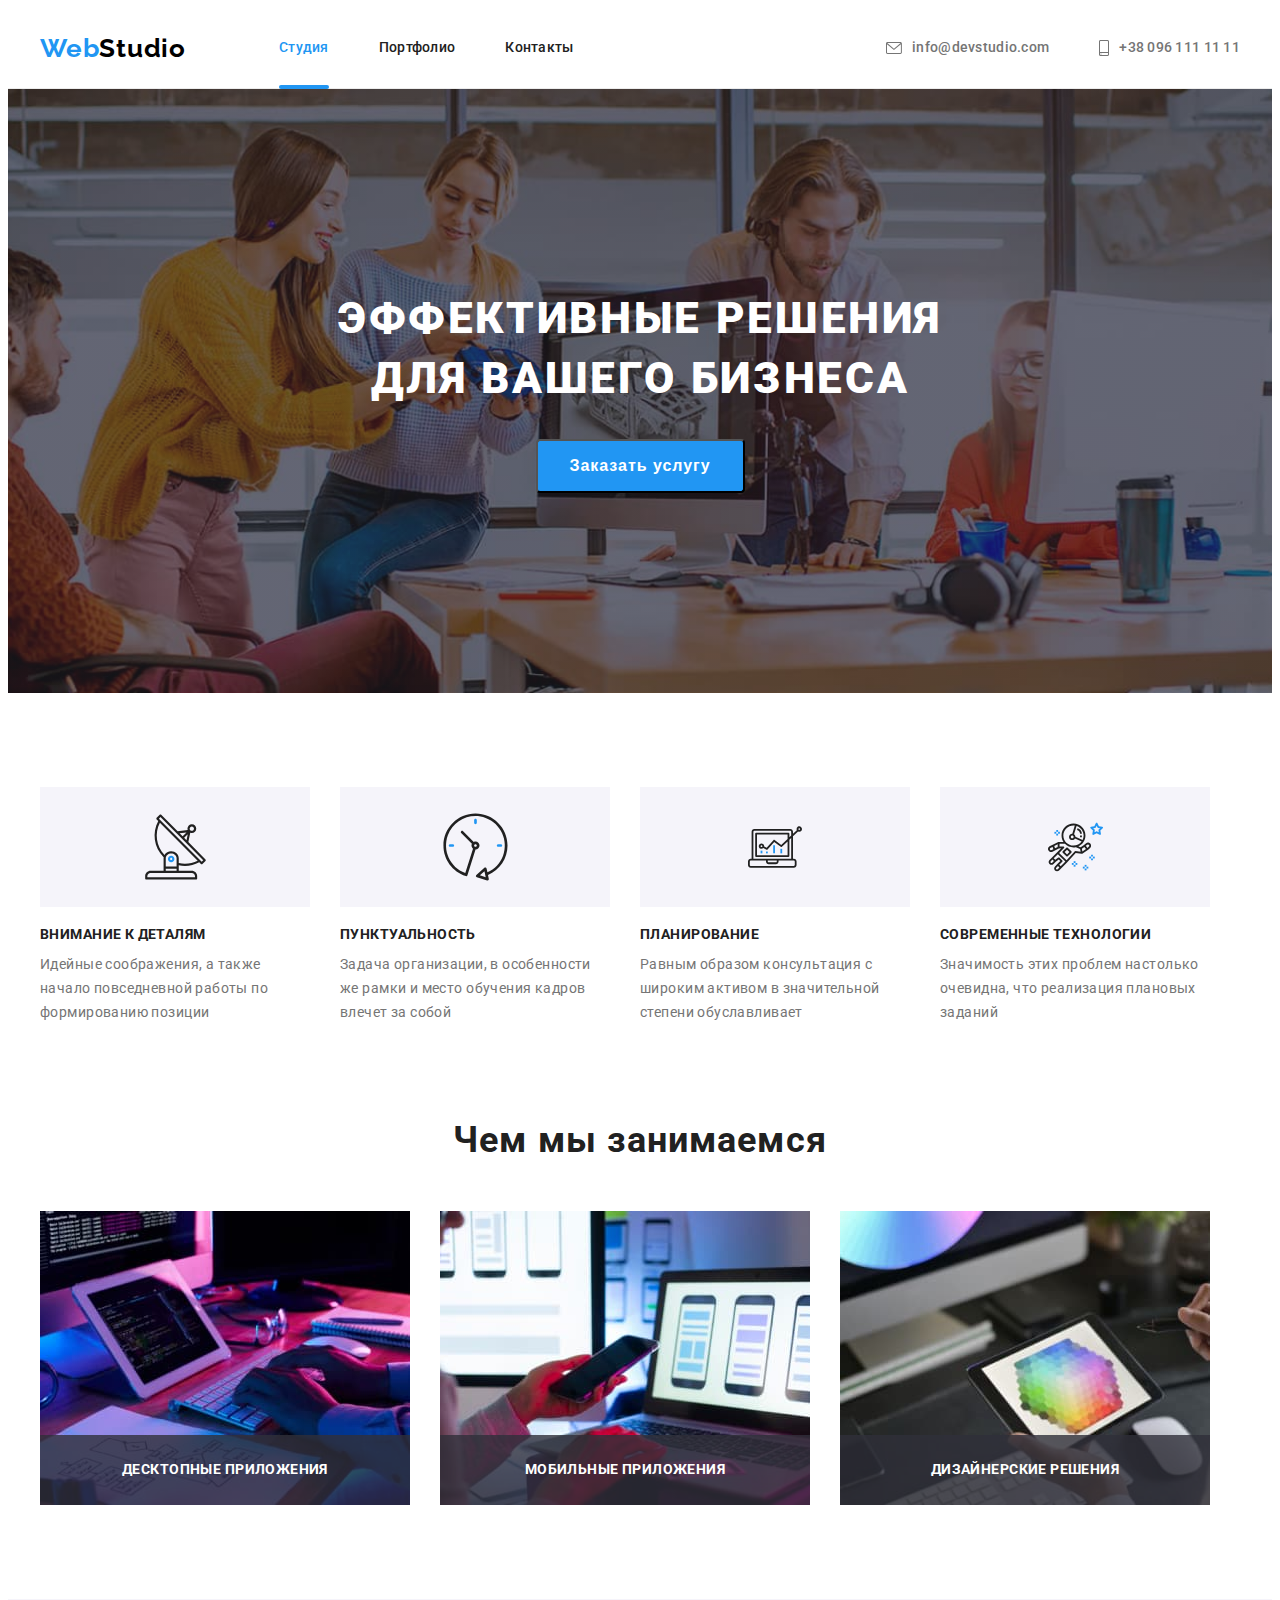
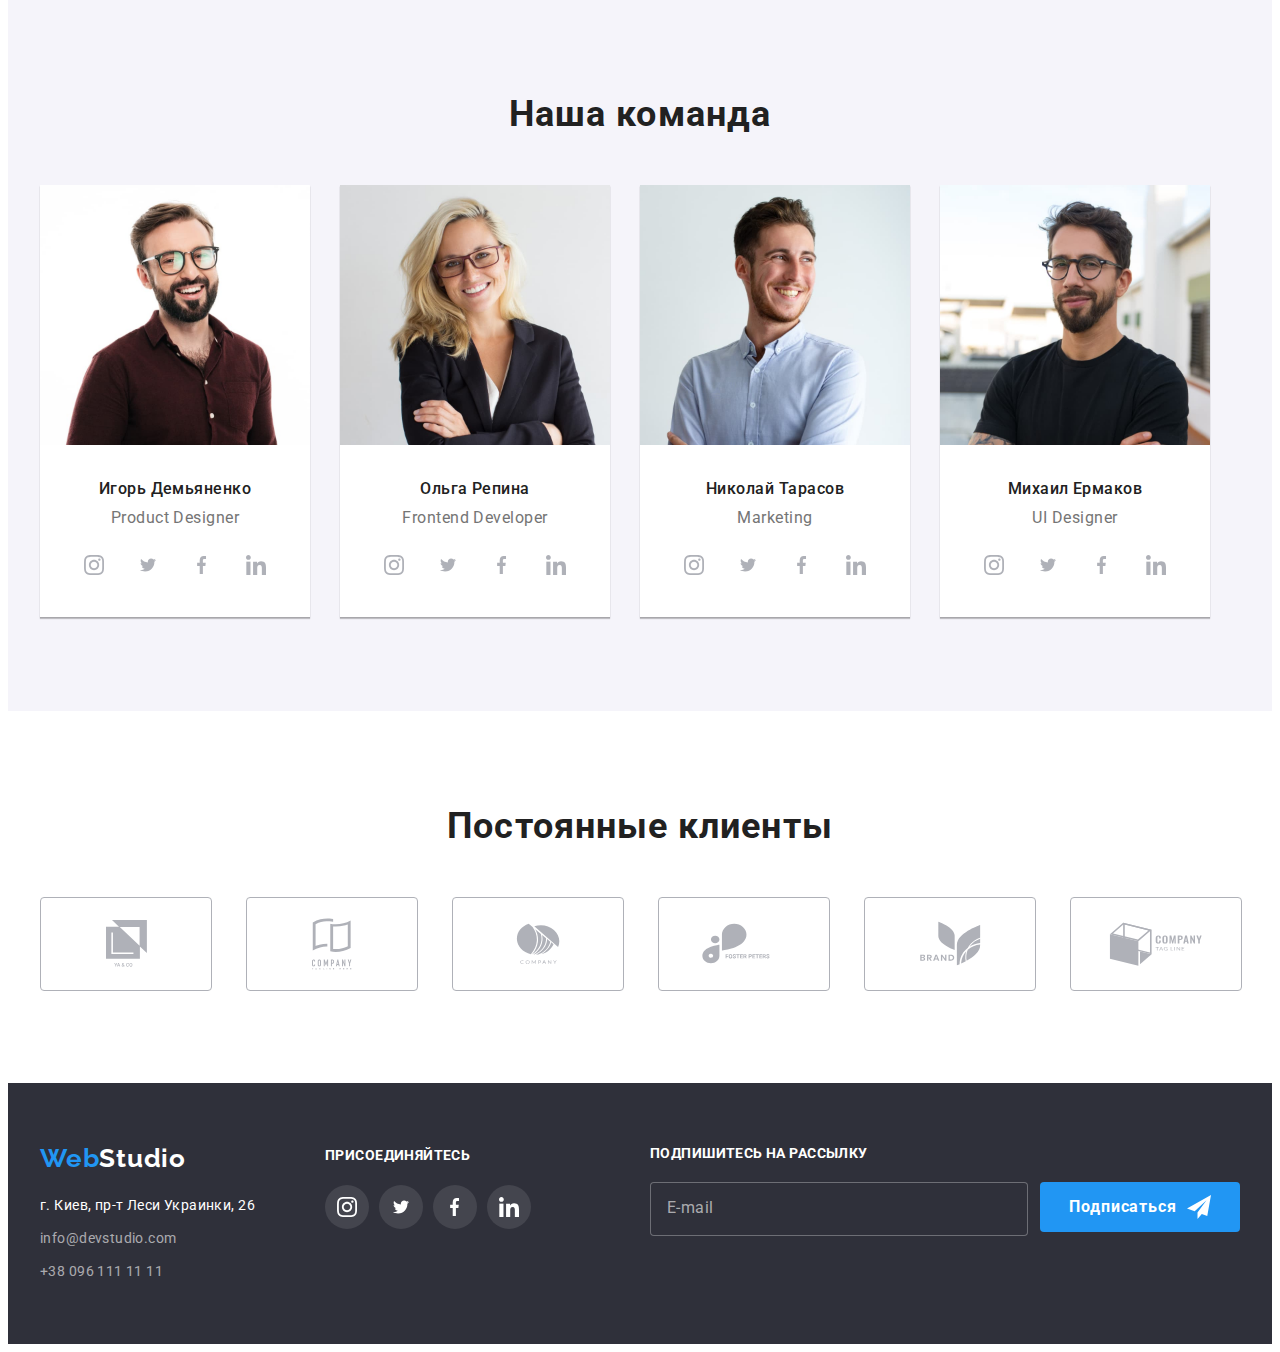
<file: index.html>
<!DOCTYPE html>
<html lang="ru">

<head>
    <meta charset="UTF-8">
    <meta http-equiv="X-UA-Compatible" content="IE=edge">
    <meta name="viewport" content="width=device-width, initial-scale=1.0">
    <title>Web Studio</title>
    <link rel="preconnect" href="https://fonts.googleapis.com">
    <link rel="preconnect" href="https://fonts.gstatic.com" crossorigin>
    <link
        href="https://fonts.googleapis.com/css2?family=Raleway:wght@700&family=Roboto:wght@400;500;700;900&display=swap"
        rel="stylesheet">
    <link rel="stylesheet" href="https://cdnjs.cloudflare.com/ajax/libs/modern-normalize/1.1.0/modern-normalize.min.css"
        integrity="sha512-wpPYUAdjBVSE4KJnH1VR1HeZfpl1ub8YT/NKx4PuQ5NmX2tKuGu6U/JRp5y+Y8XG2tV+wKQpNHVUX03MfMFn9Q=="
        crossorigin="anonymous" referrerpolicy="no-referrer" />
    <link rel="stylesheet" href="./css/styles.css">
</head>

<body>
    <header class="header">
        <div class="container">
            <nav class="header-navigation">
                <a href="./index.html" lang="en" class="logo link">
                    <span class="logo-web">Web</span><span class="header-logo-studio">Studio</span>
                </a>

                <ul class="header-list list">
                    <li class="header-item"><a href="./index.html" class="header-link link current">Студия</a></li>
                    <li class="header-item"><a href="./portfolio.html" class="header-link link">Портфолио</a></li>
                    <li class="header-item"><a href=" " class="header-link link">Контакты</a></li>
                </ul>
            </nav>

            <ul class="header-contacts list">
                <li class="header-item-mail">
                    <a href="mailto:info@devstudio.com" class="contacts-link link">
                        <svg class="contacts-icon" width="16" height="12">
                            <use href="./images/sprite.svg#icon-envelope"></use>
                        </svg>
                        info@devstudio.com</a></li>
                <li class="header-item-tel">
                    <a href="tel:+380961111111" class="contacts-link link">
                        <svg class="contacts-icon" width="10" height="16">
                            <use href="./images/sprite.svg#icon-smartphone"></use>
                        </svg>
                        +38 096 111 11 11
                    </a>
                </li>
            </ul>
        </div>
    </header>
    <main>
        <section class="hero">
            <div class="container">
                <h1 class="hero-title">Эффективные решения <br>для вашего бизнеса</h1>
                <button type="button" class="hero-button btn" data-modal-open>Заказать услугу</button>
            </div>
        </section>

        <section class="section">
            <div class="container">
                <h2 class="visually-hidden">Наши преимущества</h2>
                <ul class="features-list list">
                    <li class="feature-item">
                        <div class="feature-icon">
                            <svg class="antenna" width="65" height="70">
                                <use href="./images/sprite.svg#icon-antenna"></use>
                            </svg>
                        </div>
                        <h3 class="features-title">Внимание к деталям</h3>
                        <p class="description">Идейные соображения, а также начало повседневной работы по формированию
                            позиции</p>
                    </li>
                    <li class="feature-item">
                        <div class="feature-icon">
                            <svg class="clock" width="67" height="70">
                                <use href="./images/sprite.svg#icon-clock"></use>
                            </svg>
                        </div>
                        <h3 class="features-title">Пунктуальность</h3>
                        <p class="description">Задача организации, в особенности же рамки и место обучения кадров влечет
                            за
                            собой</p>
                    </li>
                    <li class="feature-item">
                        <div class="feature-icon">
                            <svg class="diagram" width="70" height="54">
                                <use href="./images/sprite.svg#icon-diagram"></use>
                            </svg>
                        </div>
                        <h3 class="features-title">Планирование</h3>
                        <p class="description">Равным образом консультация с широким активом в значительной степени
                            обуславливает</p>
                    </li>
                    <li class="feature-item">
                        <div class="feature-icon">
                            <svg class="astronaut" width="55" height="60">
                                <use href="./images/sprite.svg#icon-astronaut"></use>
                            </svg>
                        </div>
                        <h3 class="features-title">Современные технологии</h3>
                        <p class="description">Значимость этих проблем настолько очевидна, что реализация плановых
                            заданий
                        </p>
                    </li>
                </ul>
            </div>
        </section>

        <section class="section operations-section">
            <div class="container">
                <h2 class="section-title">Чем мы занимаемся</h2>
                <ul class="list operations-list">
                    <li class="operations-item">
                        <img class="operations-image" src="./images/001.jpg" alt="процесс верстки веб страницы"/>
                        <p class="operations-text">десктопные приложения</p>
                    </li>
                    <li class="operations-item">
                        <img class="operations-image" src="./images/002.jpg" alt="дизайнер производит макет"/>
                        <p class="operations-text">мобильные приложения</p>
                    </li>
                    <li class="operations-item">
                        <img class="operations-image" src="./images/003.jpg" alt="подбор дизайнером необходимого цвета"/>
                        <p class="operations-text">дизайнерские решения</p>
                    </li>
                </ul>
            </div>
        </section>

        <section class="section employee-section">
            <div class="container">
                <h2 class="section-title">Наша команда</h2>
                <ul class="list employee-list">
                    <li class="personal-information">
                        <img class="employee-photo" src="./images/Demyanenko.jpg" alt="фото Игоря  Демьяненко"
                            width="270" />
                        <div class="employee-container">
                            <h3 class="employee">Игорь Демьяненко</h3>
                            <p class="profession">Product Designer</p>
                            <ul class="socials-list list">
                                <li class="socials-item">
                                    <a href="" class="socials-link">
                                        <svg class="instagram soc-icon" width="20" height="20">
                                            <use href="./images/sprite.svg#icon-instagram"></use>
                                        </svg>
                                    </a>
                                </li>
                                <li class="socials-item">
                                    <a href="" class="socials-link">
                                        <svg class="twitter soc-icon" width="20" height="16">
                                            <use href="./images/sprite.svg#icon-twitter"></use>
                                        </svg>
                                    </a>
                                </li>
                                <li class="socials-item">
                                    <a href="" class="socials-link">
                                        <svg class="facebook soc-icon" width="10" height="20">
                                            <use href="./images/sprite.svg#icon-facebook"></use>
                                        </svg>
                                    </a>
                                </li>
                                <li class="socials-item">
                                    <a href="" class="socials-link">
                                        <svg class="linkedin soc-icon" width="20" height="20">
                                            <use href="./images/sprite.svg#icon-linkedin"></use>
                                        </svg>
                                    </a>
                                </li>
                            </ul>
                        </div>
                    </li>
                    <li class="personal-information">
                        <img class="employee-photo" src="./images/Repina.jpg" alt="фото Ольги Репиной" width="270" />
                        <div class="employee-container">
                            <h3 class="employee">Ольга Репина</h3>
                            <p class="profession">Frontend Developer</p>
                            <ul class="socials-list list">
                                <li class="socials-item">
                                    <a href="" class="socials-link">
                                        <svg class="instagram soc-icon" width="20" height="20">
                                            <use href="./images/sprite.svg#icon-instagram"></use>
                                        </svg>
                                    </a>
                                </li>
                                <li class="socials-item">
                                    <a href="" class="socials-link">
                                        <svg class="twitter soc-icon" width="20" height="16">
                                            <use href="./images/sprite.svg#icon-twitter"></use>
                                        </svg>
                                    </a>
                                </li>
                                <li class="socials-item">
                                    <a href="" class="socials-link">
                                        <svg class="facebook soc-icon" width="10" height="20">
                                            <use href="./images/sprite.svg#icon-facebook"></use>
                                        </svg>
                                    </a>
                                </li>
                                <li class="socials-item">
                                    <a href="" class="socials-link">
                                        <svg class="linkedin soc-icon" width="20" height="20">
                                            <use href="./images/sprite.svg#icon-linkedin"></use>
                                        </svg>
                                    </a>
                                </li>
                            </ul>
                        </div>
                    </li>
                    <li class="personal-information">
                        <img class="employee-photo" src="./images/Tarasov.jpg" alt="фото Николая Тарасова"
                            width="270" />
                        <div class="employee-container">
                            <h3 class="employee">Николай Тарасов</h3>
                            <p class="profession">Marketing</p>
                            <ul class="socials-list list">
                                <li class="socials-item">
                                    <a href="" class="socials-link">
                                        <svg class="instagram soc-icon" width="20" height="20">
                                            <use href="./images/sprite.svg#icon-instagram"></use>
                                        </svg>
                                    </a>
                                </li>
                                <li class="socials-item">
                                    <a href="" class="socials-link">
                                        <svg class="twitter soc-icon" width="20" height="16">
                                            <use href="./images/sprite.svg#icon-twitter"></use>
                                        </svg>
                                    </a>
                                </li>
                                <li class="socials-item">
                                    <a href="" class="socials-link">
                                        <svg class="facebook soc-icon" width="10" height="20">
                                            <use href="./images/sprite.svg#icon-facebook"></use>
                                        </svg>
                                    </a>
                                </li>
                                <li class="socials-item">
                                    <a href="" class="socials-link">
                                        <svg class="linkedin soc-icon" width="20" height="20">
                                            <use href="./images/sprite.svg#icon-linkedin"></use>
                                        </svg>
                                    </a>
                                </li>
                            </ul>
                        </div>
                    </li>
                    <li class="personal-information">
                        <img class="employee-photo" src="./images/Ermakov.jpg" alt="фото Михаила Ермакова"
                            width="270" />
                        <div class="employee-container">
                            <h3 class="employee">Михаил Ермаков</h3>
                            <p class="profession">UI Designer</p>
                            <ul class="socials-list list">
                                <li class="socials-item">
                                    <a href="" class="socials-link">
                                        <svg class="instagram soc-icon" width="20" height="20">
                                            <use href="./images/sprite.svg#icon-instagram"></use>
                                        </svg>
                                    </a>
                                </li>
                                <li class="socials-item">
                                    <a href="" class="socials-link">
                                        <svg class="twitter soc-icon" width="20" height="16">
                                            <use href="./images/sprite.svg#icon-twitter"></use>
                                        </svg>
                                    </a>
                                </li>
                                <li class="socials-item">
                                    <a href="" class="socials-link">
                                        <svg class="facebook soc-icon" width="10" height="20">
                                            <use href="./images/sprite.svg#icon-facebook"></use>
                                        </svg>
                                    </a>
                                </li>
                                <li class="socials-item">
                                    <a href="" class="socials-link">
                                        <svg class="linkedin soc-icon" width="20" height="20">
                                            <use href="./images/sprite.svg#icon-linkedin"></use>
                                        </svg>
                                    </a>
                                </li>
                            </ul>
                        </div>
                    </li>
                </ul>
            </div>
        </section>

        <section class="section">
            <div class="container">
                <h2 class="section-title">Постоянные клиенты</h2>
                <ul class="clients-list list">
                    <li class="clients-item">
                        <a class="clients-link" href="">
                            <svg class="company" width="41" height="47">
                                <use href="./images/sprite.svg#icon-company01"></use>
                            </svg>
                        </a>
                    </li>
                    <li class="clients-item">
                        <a class="clients-link" href="">
                            <svg class="company" width="40" height="52">
                                <use href="./images/sprite.svg#icon-company02"></use>
                            </svg>
                        </a>
                    </li>
                    <li class="clients-item">
                        <a class="clients-link" href="">
                            <svg class="company" width="44" height="41">
                                <use href="./images/sprite.svg#icon-company03"></use>
                            </svg>
                        </a>
                    </li>
                    <li class="clients-item">
                        <a class="clients-link" href="">
                            <svg class="company" width="84" height="41">
                                <use href="./images/sprite.svg#icon-company04"></use>
                            </svg>
                        </a>
                    </li>
                    <li class="clients-item">
                        <a class="clients-link" href="">
                            <svg class="company" width="63" height="45">
                                <use href="./images/sprite.svg#icon-company05"></use>
                            </svg>
                        </a>
                    </li>
                    <li class="clients-item">
                        <a class="clients-link" href="">
                            <svg class="company" width="94" height="44">
                                <use href="./images/sprite.svg#icon-company06"></use>
                            </svg>
                        </a>
                    </li>

                </ul>
            </div>
        </section>
    </main>
    
    <footer class="footer">
        <div class="container footer-flex">
            <div class="footer-info">
                <a href="./index.html" lang="en" class="logo link">
                    <span class="logo-web">Web</span><span class="footer-logo-studio">Studio</span>
                </a>
                <address class="address">г. Киев, пр-т Леси Украинки, 26</address>
                <ul class="contact-list list">
                    <li class="contact-item"><a href="mailto:info@devstudio.com"
                            class="footer-mail link">info@devstudio.com</a></li>
                    <li class="contact-item"><a href="tel:+380961111111" class="footer-tel link">+38 096 111 11 11</a></li>
                </ul>
            </div>
            
            <div class="footer-soc">
                <h3 class="footer-soc-title"><strong class="footer-strong">Присоединяйтесь</strong></h3>
                <ul class="socials-list list">
                    <li class="socials-item">
                        <a href="" class="socials-link">
                            <svg class="instagram soc-icon" width="20" height="20">
                                <use href="./images/sprite.svg#icon-instagram"></use>
                            </svg>
                        </a>
                    </li>
                    <li class="socials-item">
                        <a href="" class="socials-link">
                            <svg class="twitter soc-icon" width="20" height="16">
                                <use href="./images/sprite.svg#icon-twitter"></use>
                            </svg>
                        </a>
                    </li>
                    <li class="socials-item">
                        <a href="" class="socials-link">
                            <svg class="facebook soc-icon" width="10" height="20">
                                <use href="./images/sprite.svg#icon-facebook"></use>
                            </svg>
                        </a>
                    </li>
                    <li class="socials-item">
                        <a href="" class="socials-link">
                            <svg class="linkedin soc-icon" width="20" height="20">
                                <use href="./images/sprite.svg#icon-linkedin"></use>
                            </svg>
                        </a>
                    </li>
                </ul>
            </div>

            <form class="footer-form">
                <label class="footer-label"><strong class="footer-strong">подпишитесь на рассылку</strong></label> 
                    <div class="footer-flex">
                        <input class="footer-input" type="email" name="e-mail" placeholder="E-mail" />
                        <button class="footer-button btn" type="submit">
                            Подписаться
                            <svg class="footer-svg" width="24" height="24">
                                <use href="./images/sprite.svg#icon-footer"></use>
                            </svg>
                        </button>
                    </div>    
            </form>
        </div>
    </footer>

    <div class="backdrop is-hidden" data-modal>
        <div class="modal"> 
            <button type="button" class="modal-button-close btn" data-modal-close>
                <svg class="modal-close" width="18" height="18"> 
                    <use href="./images/sprite.svg#icon-close"></use>
                </svg>
            </button>
              
            
            <form class="modal-form">
                <b class="modal-title">Оставьте свои данные, мы вам перезвоним</b>
                <div class="modal-container">
                    <label class="modal-name" for="name">Имя</label>
                    <div class="input-svg">
                        <input class="modal-input" type="text" name="name" id="name"/>
                        <svg class="modal-icon">
                            <use href="./images/sprite.svg#icon-person"></use>
                        </svg>
                    </div>
                </div>

                <div class="modal-container">
                    <label class="modal-tel" for="tel">Телефон</label>
                    <div class="input-svg">
                        <input class="modal-input" type="tel" name="tel" id="tel"/>
                        <svg class="modal-icon">
                            <use href="./images/sprite.svg#icon-phone-modal"></use>
                        </svg>
                    </div>
                </div>  

                <div class="modal-container">
                    <label class="modal-email" for="email">Почта</label>
                    <div class="input-svg">
                        <input class="modal-input" type="email" name="email" id="email"/>
                        <svg class="modal-icon">
                            <use href="./images/sprite.svg#icon-email-modal"></use>
                        </svg>
                    </div>
                </div>

                <div class="textarea-container">
                    <label class="modal-comment" for="comment">Комментарий</label>
                    <textarea class="textarea" name="comment" id="comment" placeholder="Введите текст"></textarea>
                </div>

                <div class="checkbox-container">
                    <input class="checkbox-input visually-hidden" type="checkbox" name="agreement" value="yes" id="agreement"> 
                    <label class="checkbox-text" for="agreement">
                        <span class="checkbox-span">
                            <svg class="checkbox-icon" width="15" height="12">
                                <use href="./images/sprite.svg#icon-vector"></use>
                            </svg>
                        </span>
                        Соглашаюсь с рассылкой и принимаю <a class="conditions">Условия договора</a>
                    </label>
                    
                    
                </div>

                <button class="modal-button btn" type="submit">Отправить</button>
            </form>
      </div>
    </div>

    <script src="./js/modal.js"></script>

</body>
</html>
</file>
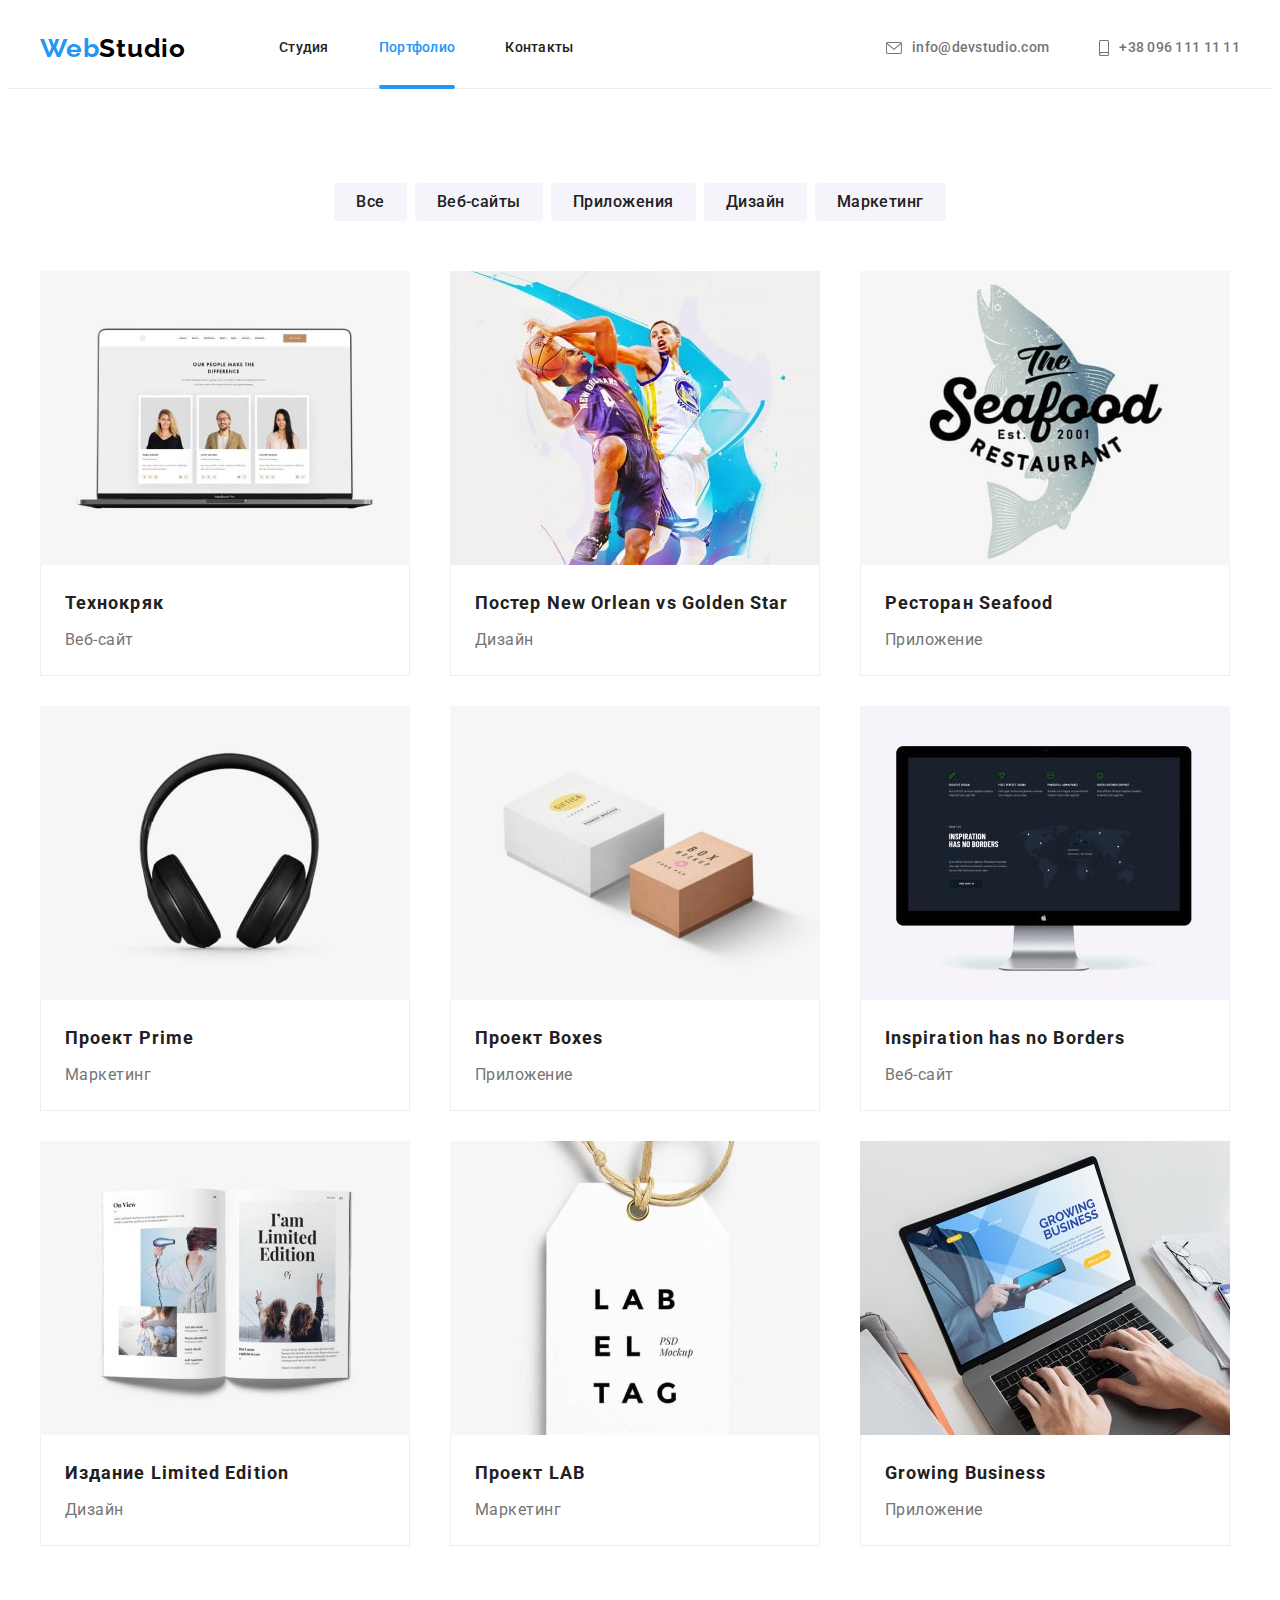
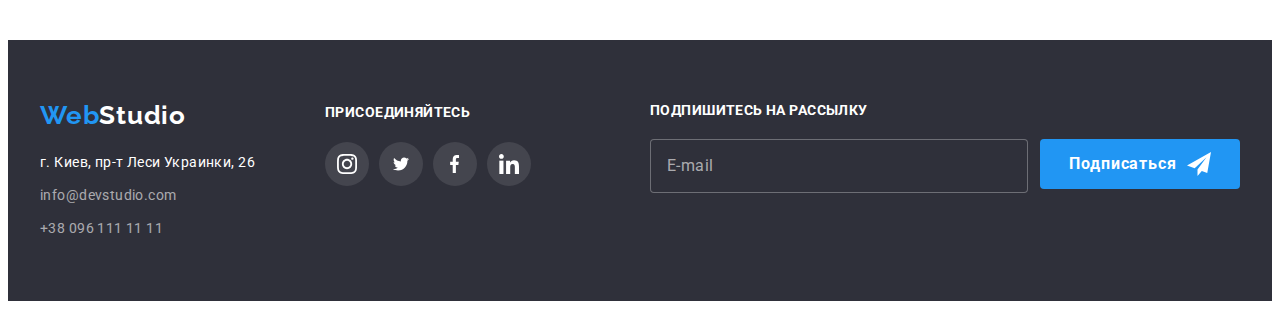
<file: portfolio.html>
<!DOCTYPE html>
<html lang="ru">

<head>
    <meta charset="UTF-8">
    <meta http-equiv="X-UA-Compatible" content="IE=edge">
    <meta name="viewport" content="width=device-width, initial-scale=1.0">
    <title>Web Studio</title>
    <link
        href="https://fonts.googleapis.com/css2?family=Raleway:wght@700&family=Roboto:wght@400;500;700;900&display=swap"
        rel="stylesheet">
    <link rel="stylesheet" href="https://cdnjs.cloudflare.com/ajax/libs/modern-normalize/1.1.0/modern-normalize.min.css"
        integrity="sha512-wpPYUAdjBVSE4KJnH1VR1HeZfpl1ub8YT/NKx4PuQ5NmX2tKuGu6U/JRp5y+Y8XG2tV+wKQpNHVUX03MfMFn9Q=="
        crossorigin="anonymous" referrerpolicy="no-referrer" />
    <link rel="stylesheet" href="./css/styles.css">
</head>

<body>
    <header class="header">
        <div class="container">
            <nav class="header-navigation">
                <a href="./index.html" lang="en" class="logo link">
                    <span class="logo-web">Web</span><span class="header-logo-studio">Studio</span>
                </a>
    
                <ul class="header-list list">
                    <li class="header-item"><a href="./index.html" class="header-link link">Студия</a></li>
                    <li class="header-item"><a href="./portfolio.html" class="header-link link current">Портфолио</a></li>
                    <li class="header-item"><a href=" " class="header-link link">Контакты</a></li>
                </ul>
            </nav>
    
            <ul class="header-contacts list">
                <li class="header-item-mail">
                    <a href="mailto:info@devstudio.com" class="contacts-link link">
                        <svg class="contacts-icon" width="16" height="12">
                            <use href="./images/sprite.svg#icon-envelope"></use>
                        </svg>
                        info@devstudio.com</a>
                </li>
                <li class="header-item-tel">
                    <a href="tel:+380961111111" class="contacts-link link">
                        <svg class="contacts-icon" width="10" height="16">
                            <use href="./images/sprite.svg#icon-smartphone"></use>
                        </svg>
                        +38 096 111 11 11
                    </a>
                </li>
            </ul>
        </div>
    </header>

    <main>
        <section class="portfolio section">
            <div class="container">
                <h1 class="visually-hidden">Наши работы</h1>
                <ul class="portfolio-list list">
                    <li class="portfolio-item"><button type="button" class="portfolio-button btn">Все</button></li>
                    <li class="portfolio-item"><button type="button" class="portfolio-button btn">Веб-сайты</button>
                    </li>
                    <li class="portfolio-item"><button type="button" class="portfolio-button btn">Приложения</button>
                    </li>
                    <li class="portfolio-item"><button type="button" class="portfolio-button btn">Дизайн</button></li>
                    <li class="portfolio-item"><button type="button" class="portfolio-button btn">Маркетинг</button>
                    </li>
                </ul>

                <ul class="projects list">
                    <li class="project-item">
                        <a class="project-link link" href="">
                            <div class="overlay">
                                <img class="project-img" src="./images/Технокряк.jpg" alt="открыт веб сайт на мониторе" width="370" />
                                <div class="overlay-text">Технокряк это современная площадка распространения коронавируса. Компании используют эту платформу для цифрового
                                 шпионажа и атак на защищённые сервера конкурентов. </div>
                            </div>

                            <div class="project-container">
                                <h2 class="project-title">Технокряк</h2>
                                <p class="project-type">Веб-сайт</p>
                            </div>
                        </a>
                    </li>
                    <li class="project-item">
                        <a class="project-link link" href="">
                            <div class="overlay">
                                <img class="project-img" src="./images/ПостерNewOrleanvsGoldenStar.jpg"
                                alt="постер с игроками НБА" width="370" />
                                <div class="overlay-text">Технокряк это современная площадка распространения коронавируса. Компании используют эту платформу для цифрового шпионажа и атак на защищённые сервера конкурентов. </div>
                            </div>
                            
                            <div class="project-container">
                                <h2 class="project-title">Постер New Orlean vs Golden Star</h2>
                                <p class="project-type">Дизайн</p>
                            </div>
                        </a>
                    </li>
                    <li class="project-item">
                        <a class="project-link link" href="">
                            <div class="overlay">
                                <img class="project-img" src="./images/РесторанSeafood.jpg" alt="логотип ресторана"
                                width="370" />
                                <div class="overlay-text">Технокряк это современная площадка распространения коронавируса. Компании используют эту платформу для цифрового шпионажа и атак на защищённые сервера конкурентов. </div>
                            </div>
                            
                            <div class="project-container">
                                <h2 class="project-title">Ресторан Seafood</h2>
                                <p class="project-type">Приложение</p>
                            </div>
                        </a>
                    </li>
                    <li class="project-item">
                        <a class="project-link link" href="">
                            <div class="overlay">
                                <img class="project-img" src="./images/ПроектPrime.jpg" alt="наушники" width="370" />
                                <div class="overlay-text">Технокряк это современная площадка распространения коронавируса. Компании используют эту платформу для цифрового шпионажа и атак на защищённые сервера конкурентов. </div>
                            </div>
                            
                            <div class="project-container">
                                <h2 class="project-title">Проект Prime</h2>
                                <p class="project-type">Маркетинг</p>
                            </div>
                        </a>    
                    </li>
                    <li class="project-item">
                        <a class="project-link link" href="">
                            <div class="overlay">
                                <img class="project-img" src="./images/ПроектBoxes.jpg" alt="упаковочные коробки" width="370" />
                                <div class="overlay-text">Технокряк это современная площадка распространения коронавируса. Компании используют эту платформу для цифрового шпионажа и атак на защищённые сервера конкурентов.</div>
                            </div>
                            
                            <div class="project-container">
                                <h2 class="project-title">Проект Boxes</h2>
                                <p class="project-type">Приложение</p>
                            </div>
                        </a>
                    </li>
                    <li class="project-item">
                        <a class="project-link link" href="">
                            <div class="overlay">
                                <img class="project-img" src="./images/InspirationHasNoBorders.jpeg" alt="веб сайт на мониторе"
                                width="370" />
                                <div class="overlay-text">Технокряк это современная площадка распространения коронавируса. Компании используют эту платформу для цифрового шпионажа и атак на защищённые сервера конкурентов.</div>
                            </div>
                            
                            <div class="project-container">
                                <h2 class="project-title">Inspiration has no Borders</h2>
                                <p class="project-type">Веб-сайт</p>
                            </div>
                        </a>
                    </li>
                    <li class="project-item">
                        <a class="project-link link" href="">
                            <div class="overlay">
                                <img class="project-img" src="./images/LimitedEdition.jpeg" alt="страницы с фотографиями"
                                width="370" />
                                <div class="overlay-text">Технокряк это современная площадка распространения коронавируса. Компании используют эту платформу для цифрового шпионажа и атак на защищённые сервера конкурентов.</div>
                            </div>
                            
                            <div class="project-container">
                                <h2 class="project-title">Издание Limited Edition</h2>
                                <p class="project-type">Дизайн</p>
                            </div>
                        </a>
                    </li>
                    <li class="project-item">
                        <a class="project-link link" href="">
                            <div class="overlay">
                                <img class="project-img" src="./images/ПроектLAB.jpeg" alt="бирка с логотипом" width="370" />
                                <div class="overlay-text">Технокряк это современная площадка распространения коронавируса. Компании используют эту платформу для цифрового шпионажа и атак на защищённые сервера конкурентов.</div>
                            </div>
                            
                            <div class="project-container">
                                <h2 class="project-title">Проект LAB</h2>
                                <p class="project-type">Маркетинг</p>
                            </div>
                        </a>
                    </li>
                    <li class="project-item">
                        <a class="project-link link" href="">
                            <div class="overlay">
                                <img class="project-img" src="./images/GrowingBusiness.jpeg" alt="открыт сайт на ноутбуке"
                                width="370" />
                                <div class="overlay-text">Технокряк это современная площадка распространения коронавируса. Компании используют эту платформу для цифрового шпионажа и атак на защищённые сервера конкурентов.</div>
                            </div>
                            
                            <div class="project-container">
                                <h2 class="project-title">Growing Business</h2>
                                <p class="project-type">Приложение</p>
                            </div>
                        </a>
                    </li>
                </ul>
            </div>
        </section>
    </main>

    <footer class="footer">
        <div class="container footer-flex">
            <div class="footer-info">
                <a href="./index.html" lang="en" class="logo link">
                    <span class="logo-web">Web</span><span class="footer-logo-studio">Studio</span>
                </a>
                <address class="address">г. Киев, пр-т Леси Украинки, 26</address>
                <ul class="contact-list list">
                    <li class="contact-item"><a href="mailto:info@devstudio.com"
                            class="footer-mail link">info@devstudio.com</a></li>
                    <li class="contact-item"><a href="tel:+380961111111" class="footer-tel link">+38 096 111 11 11</a></li>
                </ul>
            </div>
    
            <div class="footer-soc">
                <h3 class="footer-soc-title"><strong class="footer-strong">Присоединяйтесь</strong></h3>
                <ul class="socials-list list">
                    <li class="socials-item">
                        <a href="" class="socials-link">
                            <svg class="instagram soc-icon" width="20" height="20">
                                <use href="./images/sprite.svg#icon-instagram"></use>
                            </svg>
                        </a>
                    </li>
                    <li class="socials-item">
                        <a href="" class="socials-link">
                            <svg class="twitter soc-icon" width="20" height="16">
                                <use href="./images/sprite.svg#icon-twitter"></use>
                            </svg>
                        </a>
                    </li>
                    <li class="socials-item">
                        <a href="" class="socials-link">
                            <svg class="facebook soc-icon" width="10" height="20">
                                <use href="./images/sprite.svg#icon-facebook"></use>
                            </svg>
                        </a>
                    </li>
                    <li class="socials-item">
                        <a href="" class="socials-link">
                            <svg class="linkedin soc-icon" width="20" height="20">
                                <use href="./images/sprite.svg#icon-linkedin"></use>
                            </svg>
                        </a>
                    </li>
                </ul>
            </div>
            <form class="footer-form">
                <label class="footer-label"><strong class="footer-strong">подпишитесь на рассылку</strong></label>
                <div class="footer-flex">
                    <input class="footer-input" type="email" name="e-mail" placeholder="E-mail" />
                    <button class="footer-button btn" type="submit">
                        Подписаться
                        <svg class="footer-svg" width="24" height="24">
                            <use href="./images/sprite.svg#icon-footer"></use>
                        </svg>
                    </button>
                </div>
            </form>
        </div>
    </footer>
</body>

</html>
</file>
<file: css/styles.css>
:root {
  --main-title-color: #212121;
  --secondary-title-color: #ffffff;
  --main-text-color: #757575;
  --accent-color: #2196f3;
}

body {
  color: var(--main-title-color);
  font-family: 'Roboto', sans-serif;
}

p,
h1,
h2,
h3,
h4 {
  margin-top: 0;
  margin-bottom: 0;
}

ul {
  margin-top: 0;
  margin-bottom: 0;
  padding-left: 0;
}

.visually-hidden {
  position: absolute;
  width: 1px;
  height: 1px;
  margin: -1px;
  padding: 0;
  overflow: hidden;
  border: 0;
  clip: rect(0 0 0 0);
}

.section {
  padding-top: 94px;
  padding-bottom: 94px;
}

.container {
  width: 1200px;
  padding-left: 15px;
  padding-right: 15px;
  margin: 0 auto;
}

.section-title {
  margin-bottom: 50px;
  font-weight: bold;
  font-size: 36px;
  line-height: 1.17;
  text-align: center;
  letter-spacing: 0.03em;

  color: var(--main-title-color);
}

.list {
  list-style: none;
}

.link {
  text-decoration: none;
}

.logo {
  font-family: 'Raleway', sans-serif;
  font-weight: 700;
  font-size: 26px;
  line-height: 1.19;
  letter-spacing: 0.03em;

  color: var(--accent-color);
}

.logo-web {
  color: var(--accent-color);
}

.btn {
  cursor: pointer;
}

/* ---------Header-------- */

.header {
  border-bottom: 1px solid #ececec;
}

.header .container {
  display: flex;
  align-items: center;
}

.header .logo {
  margin-right: 93px;
}

.header-list {
  display: flex;
  align-items: center;
}

.header-link {
  display: inline-block;
  padding-top: 32px;
  padding-bottom: 32px;
}

.header-item:not(:last-child) {
  margin-right: 50px;
}

.header-navigation {
  display: flex;
  align-items: center;
}

.header-logo-studio {
  color: #000000;
}

.header-link {
  font-weight: 500;
  font-size: 14px;
  line-height: 1.14;
  letter-spacing: 0.02em;

  color: var(--main-title-color);

  transition-property: color;
  transition-duration: 250ms;
  transition-timing-function: cubic-bezier(0.4, 0, 0.2, 1);
}

.header-link:focus,
.header-link:hover,
.contacts-link:focus,
.contacts-link:hover {
  color: var(--accent-color);
}

.current {
  position: relative;
  color: var(--accent-color);
}

.current::after {
  position: absolute;
  bottom: -1px;
  left: 0;
  display: block;
  content: '';
  width: 100%;
  height: 4px;
  background-color: var(--accent-color);
  border-radius: 2px;
}

.header-contacts {
  display: flex;
  margin-left: auto;
}

.header-item-mail {
  margin-right: 50px;
}

.contacts-link {
  display: flex;
  align-items: center;
  padding-top: 32px;
  padding-bottom: 32px;

  font-weight: 500;
  font-size: 14px;
  line-height: 1.14;
  letter-spacing: 0.02em;

  color: var(--main-text-color);

  transition-property: color;
  transition-duration: 250ms;
  transition-timing-function: cubic-bezier(0.4, 0, 0.2, 1);
}

.contacts-icon {
  margin-right: 10px;
  fill: #757575;

  transition-property: fill;
  transition-duration: 250ms;
  transition-timing-function: cubic-bezier(0.4, 0, 0.2, 1);
}

.contacts-link:hover .contacts-icon,
.contacts-link:focus .contacts-icon {
  fill: currentColor;
}

/* -----------------Hero------------------ */
.hero {
  padding-top: 200px;
  padding-bottom: 200px;
  max-width: 1600px;
  margin-right: auto;
  margin-left: auto;
  background-color: #2f303a;

  background-color: var(--main-title-color);
  background-image: linear-gradient(rgba(47, 48, 58, 0.4), rgba(47, 48, 58, 0.4)),
    url(../images/hero.jpg);
  background-repeat: no-repeat;
  background-size: cover;
  background-position: center;
}

.hero-title {
  margin-bottom: 30px;

  font-weight: 900;
  font-size: 44px;
  line-height: 1.36;
  text-align: center;
  letter-spacing: 0.06em;
  text-transform: uppercase;

  color: var(--secondary-title-color);
}

.hero-button {
  display: flex;
  margin-left: auto;
  margin-right: auto;
  padding: 10px 32px;
  border-radius: 4px;

  font-weight: 700;
  font-size: 16px;
  line-height: 1.88;
  text-align: center;
  letter-spacing: 0.06em;

  color: var(--secondary-title-color);
  background-color: var(--accent-color);
}

/* --------------Features Section----------- */

.features-list {
  display: flex;
}

.feature-item {
  width: 270px;
}

.feature-item:not(:last-child) {
  margin-right: 30px;
}

.feature-icon {
  display: flex;
  justify-content: center;
  align-items: center;
  background-color: #f5f4fa;
  height: 120px;
  margin-bottom: 20px;
}

.features-title {
  margin-bottom: 10px;

  font-weight: 700;
  font-size: 14px;
  line-height: 1.14;
  letter-spacing: 0.03em;
  text-transform: uppercase;

  color: var(--main-title-color);
}

.description {
  font-size: 14px;
  line-height: 1.71;
  letter-spacing: 0.03em;

  color: var(--main-text-color);
}

/* -----------Operations-Conteiner--------- */

.operations-section {
  padding-top: 0;
}

.operations-list {
  display: flex;
}

.operations-item {
  position: relative;

  flex-basis: calc(100% / 3 - 30px);
}

.operations-item:not(:last-child) {
  margin-right: 30px;
}

.operations-image {
  display: block;
  width: 100%;
}

.operations-text {
  position: absolute;
  bottom: 0;
  left: 0;

  width: 100%;
  padding-top: 27px;
  padding-bottom: 27px;

  font-weight: 700;
  font-size: 14px;
  line-height: 1.14;
  text-align: center;
  letter-spacing: 0.03em;
  text-transform: uppercase;

  color: var(--secondary-title-color);
  background-color: rgba(47, 48, 58, 0.8);
}

/* -----------Section about the Team ------------*/

.employee-section {
  background-color: #f5f4fa;
}

.employee-list {
  display: flex;
}

.personal-information:not(:last-child) {
  margin-right: 30px;
}

.personal-information {
  flex-basis: calc (100% / 4 - 30px);
  background-color: #ffffff;
  box-shadow: 0 2px 1px 0 rgba(0, 0, 0, 0.2), 0 1px 1px 0 rgba(0, 0, 0, 0.14);
}

.employee-container {
  padding: 30px 32px;
}

.employee {
  margin-bottom: 10px;

  font-weight: 500;
  font-size: 16px;
  line-height: 1.19;
  text-align: center;
  letter-spacing: 0.03em;

  color: var(--main-title-color);
}

.profession {
  font-size: 16px;
  line-height: 1.19;
  text-align: center;
  letter-spacing: 0.03em;
  margin-bottom: 16px;

  color: var(--main-text-color);
}

.socials-list {
  display: flex;
  justify-content: space-between;
}

.socials-item {
  width: 44px;
  height: 44px;
}

.socials-link {
  display: flex;
  justify-content: center;
  align-items: center;
  width: 100%;
  height: 100%;
  border-radius: 50%;

  transition-property: background-color;
  transition-duration: 250ms;
  transition-timing-function: cubic-bezier(0.4, 0, 0.2, 1);
}

.socials-link:hover,
.socials-link:focus {
  background-color: var(--accent-color);
}

.soc-icon {
  fill: #afb1b8;
  
  transition-property: fill;
  transition-duration: 250ms;
  transition-timing-function: cubic-bezier(0.4, 0, 0.2, 1);
}

.socials-link:hover .soc-icon,
.socials-link:focus .soc-icon {
  fill: #ffffff;
}

/*---------------------- Clients--------------------*/

.clients-list {
  display: flex;
  justify-content: space-between;
}

.clients-item {
  width: 170px;
  height: 92px;
}

.clients-link {
  display: flex;
  justify-content: center;
  align-items: center;
  width: 100%;
  height: 100%;
  border: 1px solid #afb1b8;
  border-radius: 4px;

  transition-property: border;
  transition-duration: 250ms;
  transition-timing-function: cubic-bezier(0.4, 0, 0.2, 1);
}

.clients-link:focus,
.clients-link:hover {
  border: 1px solid var(--accent-color);
}

.company {
  fill: #afb1b8;

  transition-property: fill;
  transition-duration: 250ms;
  transition-timing-function: cubic-bezier(0.4, 0, 0.2, 1);
}

.clients-link:focus .company,
.clients-link:hover .company {
  fill: var(--accent-color);
}

/*-----------------Portfolio------------ */

.portfolio-list {
  display: flex;
  justify-content: center;
  margin-bottom: 50px;
}

.portfolio-item:not(:last-child) {
  margin-right: 8px;
}

.portfolio-button {
  padding: 6px 22px;
  border: 0;
  border-radius: 4px;

  font-family: 'Roboto', sans-serif;
  font-weight: 500;
  font-size: 16px;
  line-height: 1.63;
  text-align: center;
  letter-spacing: 0.03em;

  color: var(--main-title-color);
  background-color: #f5f4fa;

  transition-property: box-shadow, color, background-color;
  transition-duration: 250ms;
  transition-timing-function: cubic-bezier(0.4, 0, 0.2, 1);
}

.portfolio-button:focus,
.portfolio-button:hover {
  box-shadow: 0px 3px 1px rgba(0, 0, 0, 0.1), 0px 1px 2px rgba(0, 0, 0, 0.08),
    0px 2px 2px rgba(0, 0, 0, 0.12);

  color: var(--secondary-title-color);
  background-color: var(--accent-color);
}

.projects {
  display: flex;
  flex-wrap: wrap;
  margin-left: -30px;
  margin-top: -30px;
}

.project-item {
  flex-basis: calc(100% / 3 - 30px);
  margin-left: 30px;
  margin-top: 30px;
}

.project-link {
  display: inline-block;

  transition-property: box-shadow;
  transition-duration: 250ms;
  transition-timing-function: cubic-bezier(0.4, 0, 0.2, 1);
}

.project-link:hover,
.project-link:focus {
  box-shadow: 1px 4px 6px 0 rgba(0, 0, 0, 0.16), 0 4px 4px 0 rgba(0, 0, 0, 0.06);
}

.overlay {
  position: relative;

  overflow: hidden;
}

.project-img {
  display: block;
}

.overlay-text {
  position: absolute;
  top: 0;
  left: 0;
  transform: translateY(100%);
  transition-property: transform;
  transition-duration: 400ms;
  transition-timing-function: linear;

  height: 100%;
  padding: 63px 24px;

  font-size: 18px;
  line-height: 1.56;
  letter-spacing: 0.03em;
  color: #ffffff;
  background-color: rgba(33, 150, 243, 0.9);
  overflow: auto;
}

.project-link:hover .overlay-text,
.project-link:focus .overlay-text {
  transform: translateY(0);
}

.project-container {
  padding: 20px 24px;
  border-right: 1px solid #eeeeee;
  border-bottom: 1px solid #eeeeee;
  border-left: 1px solid #eeeeee;
}

.project-title {
  margin-bottom: 4px;

  font-weight: 700;
  font-size: 18px;
  line-height: 2;
  letter-spacing: 0.06em;

  color: var(--main-title-color);
}

.project-type {
  font-size: 16px;
  line-height: 1.88;
  letter-spacing: 0.03em;

  color: var(--main-text-color);
}

/* ----------------------Footer -------------------*/

.footer {
  padding-top: 60px;
  padding-bottom: 60px;
  background-color: #2f303a;
}

.footer-flex {
  display: flex;
}

.footer-info {
  margin-right: 70px;
}

.footer .logo {
  display: inline-block;
  margin-bottom: 20px;
}

.footer-logo-studio {
  color: var(--secondary-title-color);
}

.address {
  margin-bottom: 9px;

  font-size: 14px;
  line-height: 1.71;
  letter-spacing: 0.03em;
  font-style: normal;

  color: var(--secondary-title-color);
}

.contact-item + .contact-item {
  margin-top: 9px;
}

.footer-mail,
.footer-tel {
  font-size: 14px;
  line-height: 1.71;
  letter-spacing: 0.03em;

  color: rgba(255, 255, 255, 0.6);

  transition-property: color;
  transition-duration: 250ms;
  transition-timing-function: cubic-bezier(0.4, 0, 0.2, 1);
}

.footer-mail:hover,
.footer-mail:focus,
.footer-tel:hover,
.footer-tel:focus {
  color: var(--accent-color);
}

.footer-soc {
  width: 206px;
  height: 80px;
}

.footer-soc-title {
  margin-bottom: 20px;
}

.footer-strong {
  font-weight: 700;
  font-size: 14px;
  line-height: 1.14;
  letter-spacing: 0.03em;
  text-transform: uppercase;

  color: #ffffff;
}

.footer .socials-link {
  background-color: rgba(255, 255, 255, 0.1);

  transition-property: background-color;
  transition-duration: 250ms;
  transition-timing-function: cubic-bezier(0.4, 0, 0.2, 1);
}

.footer .socials-link:hover,
.footer .socials-link:focus {
  background-color: var(--accent-color);
}

.footer .soc-icon {
  fill: #ffffff;
}

.footer-form {
  margin-left: auto;
}

.footer-label {
  display: block;

  margin-bottom: 20px;
}

.footer-flex {
  display: flex;
}

.footer-input {
  width: 358px;
  height: 50px;

  margin-right: 12px;
  padding-left: 16px;

  color: rgba(255, 255, 255, 0.6);
  background-color: #2f303a;
  border: 1px solid rgba(255, 255, 255, 0.3);
  border-radius: 4px;
  outline: none;

  transition-property: border;
  transition-duration: 250ms;
  transition-timing-function: cubic-bezier(0.4, 0, 0.2, 1);
}

.footer-input:focus {
  border: 1px solid #ffffff;
}

.footer-input::placeholder {
  font-family: Roboto;
  font-size: 16px;
  line-height: 1.25;
  letter-spacing: 0.03em;

  color: rgba(255, 255, 255, 0.6);
}

.footer-button {
  display: flex;
  align-items: center;
  justify-content: center;

  width: 200px;
  height: 50px;
  color: var(--secondary-title-color);
  background-color: var(--accent-color);
  font-family: Roboto;
  font-style: normal;
  font-weight: bold;
  font-size: 16px;
  line-height: 1.88;
  letter-spacing: 0.06em;

  border: 0;
  border-radius: 4px;
}

.footer-svg {
  fill: white;
  margin-left: 10px;
}

/* ----------Modal----------- */

.backdrop {
  position: fixed;
  top: 0;
  left: 0;
  width: 100%;
  height: 100%;

  background-color: rgba(0, 0, 0, 0.2);
  transition: opacity 300ms, visibility 300ms;
}

.backdrop.is-hidden {
  opacity: 0;
  pointer-events: none;
  visibility: hidden;
}

.modal {
  position: absolute;
  top: 50%;
  left: 50%;
  transform: translate(-50%, -50%);

  height: 581px;
  width: 528px;
  padding: 40px;

  background-color: #ffffff;
  border-radius: 4px;
}

.modal-button-close {
  display: flex;
  justify-content: center;
  align-items: center;
  position: absolute;
  top: 8px;
  right: 8px;

  width: 30px;
  height: 30px;

  border: 1px solid rgba(0, 0, 0, 0.1);
  border-radius: 50%;
  background-color: #ffffff;
}

.modal-close {
  transition-property: fill;
  transition-duration: 250ms;
  transition-timing-function: cubic-bezier(0.4, 0, 0.2, 1);
}

.modal-button-close:hover .modal-close,
.modal-button-close:focus .modal-close {
  fill: var(--accent-color);
}

.modal-title {
  display: block;
  font-weight: 700;
  font-size: 20px;
  line-height: 1.15;
  text-align: center;
  letter-spacing: 0.03em;
  margin-bottom: 12px;
}

.modal-container {
  margin-bottom: 10px;
}

.modal-name,
.modal-tel,
.modal-email,
.modal-comment {
  display: block;
  margin-bottom: 4px;

  font-size: 12px;
  line-height: 1.16;
  letter-spacing: 0.01em;

  color: #757575;
}

.input-svg {
  position: relative;

  fill: #212121;
}

.modal-input {
  width: 100%;
  height: 40px;
  padding-left: 42px;
  border: 1px solid rgba(33, 33, 33, 0.2);
  outline: none;
  border-radius: 4px;

  font-size: 12px;
  line-height: 1.17;
  letter-spacing: 0.01em;

  color: #757575;

  transition-property: border-color;
  transition-duration: 250ms;
  transition-timing-function: cubic-bezier(0.4, 0, 0.2, 1);
}

.modal-input:focus {
  border-color: var(--accent-color);
}

.modal-input:focus + .modal-icon {
  fill: var(--accent-color);
}

.modal-icon {
  width: 18px;
  height: 18px;

  position: absolute;
  top: 50%;
  left: 12px;
  transform: translateY(-50%);

  transition-property: fill;
  transition-duration: 250ms;
  transition-timing-function: cubic-bezier(0.4, 0, 0.2, 1);
}

.textarea-container {
  margin-bottom: 20px;
}

.textarea {
  width: 100%;
  height: 120px;
  padding: 12px 16px;
  resize: none;
  border: 1px solid rgba(33, 33, 33, 0.2);
  outline: none;
  border-radius: 4px;

  font-size: 12px;
  line-height: 1.17;
  letter-spacing: 0.01em;

  color: #757575;

  transition-property: border-color;
  transition-duration: 250ms;
  transition-timing-function: cubic-bezier(0.4, 0, 0.2, 1);
}
.textarea:focus {
  border-color: var(--accent-color);
}

.textarea::placeholder {
  font-size: 12px;
  line-height: 1.17;
  letter-spacing: 0.01em;

  color: rgba(117, 117, 117, 0.5);
}

.checkbox-container {
  margin-bottom: 30px;
}

.checkbox-input:checked + .checkbox-text > .checkbox-span {
  background-color: var(--accent-color);
  border-color: var(--accent-color);
}

.checkbox-text {
  display: flex;
  align-items: center;

  font-size: 14px;
  line-height: 1.71;
  letter-spacing: 0.03em;

  color: #757575;
}

.checkbox-span {
  display: flex;
  align-items: center;
  justify-content: center;

  padding-left: 3px;
  margin-right: 7px;
  width: 16px;
  height: 15px;
  border: 2px solid #000000;
  border-radius: 2px;
  fill: #ffffff;
}

.conditions {
  color: var(--accent-color);
  text-decoration: underline;
  margin-left: 5px;
}

.modal-button {
  display: block;
  margin: 0 auto;

  width: 200px;
  height: 50px;

  color: var(--secondary-title-color);
  background-color: var(--accent-color);
  font-family: Roboto;
  font-style: normal;
  font-weight: 700;
  font-size: 16px;
  line-height: 1.88;
  letter-spacing: 0.06em;
  text-align: center;
  align-items: center;

  border: 0;
  border-radius: 4px;
}
</file>
